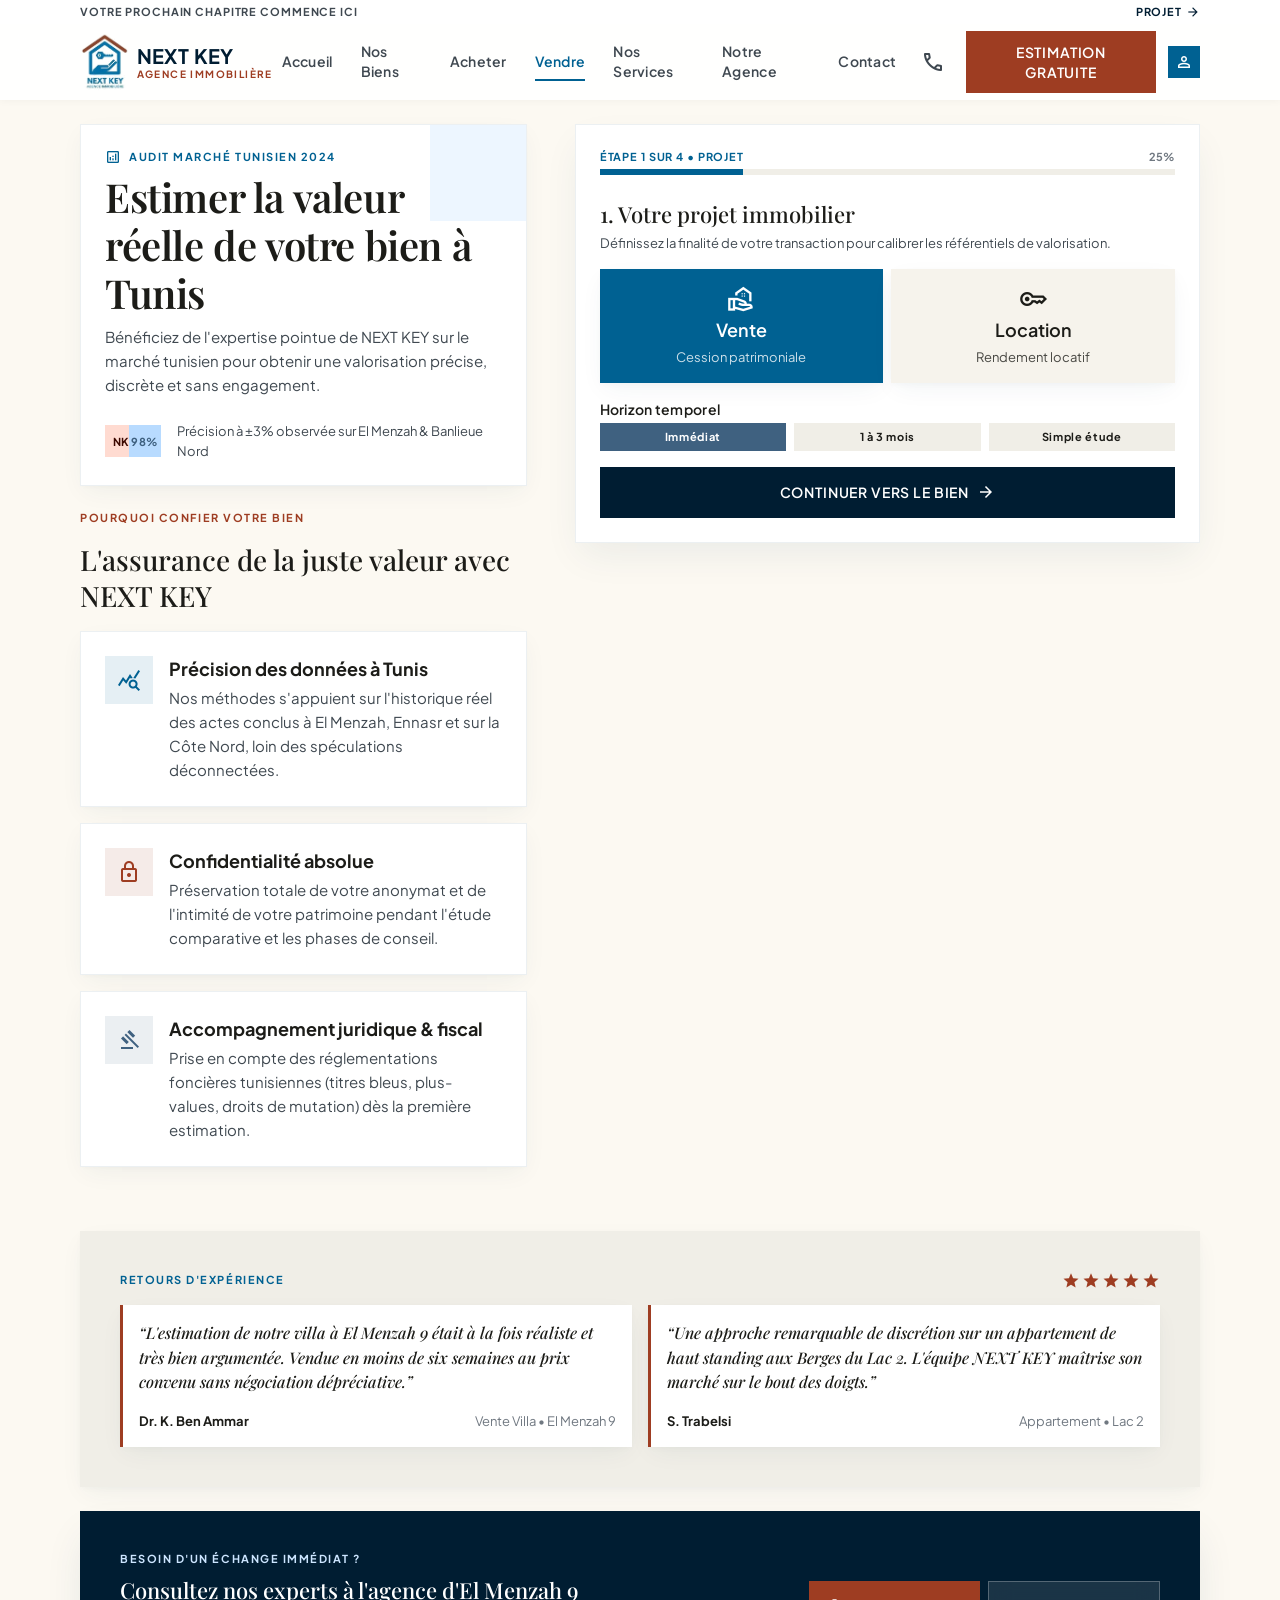
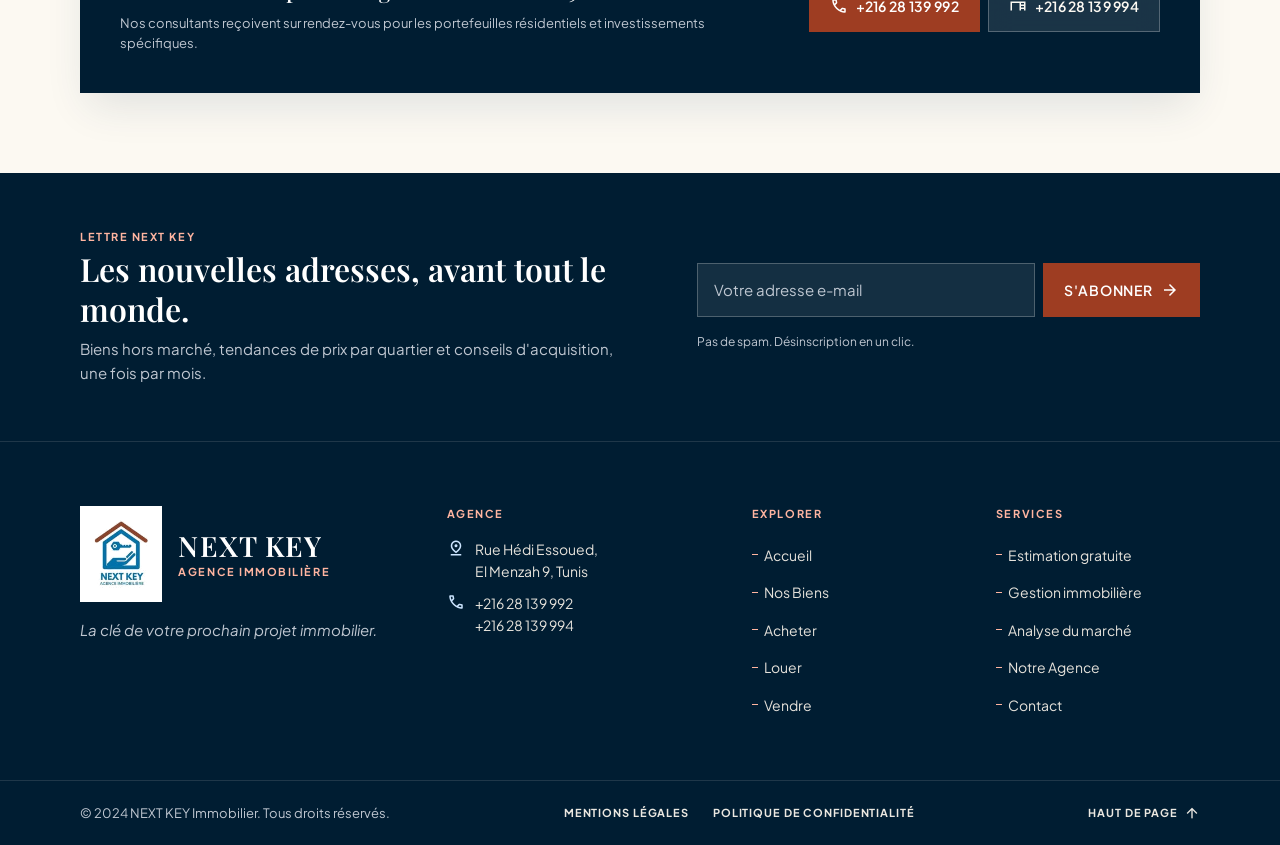
<file: estimation.html>
<!DOCTYPE html>
<html lang="fr">
<head>
<meta charset="utf-8">
<meta name="viewport" content="width=device-width, initial-scale=1, viewport-fit=cover">
<title>Estimation gratuite de votre bien à Tunis — NEXT KEY</title>
<meta name="description" content="Obtenez une estimation précise, discrète et sans engagement de votre bien à Tunis avec les experts NEXT KEY.">
<meta name="theme-color" content="#001d32">
<link rel="preconnect" href="https://fonts.googleapis.com">
<link rel="preconnect" href="https://fonts.gstatic.com" crossorigin>
<link rel="stylesheet" href="https://fonts.googleapis.com/css2?family=Playfair+Display:ital,wght@0,400..700;1,400..700&family=Plus+Jakarta+Sans:wght@300..800&display=swap">
<link rel="stylesheet" href="https://fonts.googleapis.com/css2?family=Material+Symbols+Outlined:opsz,wght,FILL,GRAD@20..48,100..700,0..1,-50..200&display=swap">
<link rel="icon" type="image/png" href="assets/logo.png">
<link rel="stylesheet" href="assets/css/style.css">
</head>
<body>
<a class="sr-only" href="#contenu">Aller au contenu</a>
<header class="site-header">
  <div class="topstrip"><div class="container"><span>Votre prochain chapitre commence ici</span><a href="estimation.html">PROJET<span class="ms s14">arrow_forward</span></a></div></div>
  <div class="container mainbar">
    <a class="brand" href="index.html" aria-label="NEXT KEY — accueil"><img alt="Logo NEXT KEY" src="assets/logo.png"><span class="brand-txt"><b>NEXT KEY</b><small>Agence immobilière</small></span></a>
    <nav class="desk-nav" aria-label="Navigation principale"><a href="index.html">Accueil</a><a href="biens.html">Nos Biens</a><a href="biens.html?op=vente">Acheter</a><a href="estimation.html" aria-current="page">Vendre</a><a href="index.html#services">Nos Services</a><a href="index.html#agence">Notre Agence</a><a href="index.html#contact">Contact</a></nav>
    <div class="bar-actions">
      <a class="icon-btn" aria-label="Appeler NEXT KEY" href="tel:+21628139992"><span class="ms s24">call</span></a>
      <a class="btn btn-accent btn-sm desk-only" href="estimation.html">Estimation gratuite</a>
      <span class="avatar" aria-hidden="true"><span class="ms s18">person</span></span>
      <button class="icon-btn burger" data-drawer type="button" aria-label="Ouvrir le menu"><span class="ms s24" style="color:var(--on-surface)">menu</span></button>
    </div>
  </div>
</header>
<div class="drawer" id="drawer">
  <div class="drawer-panel">
    <div>
      <div class="drawer-top"><a class="brand" href="index.html"><img alt="Logo NEXT KEY" src="assets/logo.png"><span class="brand-txt"><b>NEXT KEY</b><small>Agence immobilière</small></span></a><button class="icon-btn" data-drawer type="button" aria-label="Fermer le menu"><span class="ms s24" style="color:var(--on-surface)">close</span></button></div>
      <nav aria-label="Menu mobile"><a href="index.html">Accueil</a><a href="biens.html">Nos Biens</a><a href="biens.html?op=vente">Acheter</a><a href="estimation.html" aria-current="page">Vendre</a><a href="index.html#services">Nos Services</a><a href="index.html#agence">Notre Agence</a><a href="index.html#contact">Contact</a></nav>
    </div>
    <div class="drawer-foot">
      <a class="btn btn-accent btn-block" href="estimation.html">Estimation gratuite</a>
      <div><p><b>NEXT KEY Tunis</b></p><p>El Menzah 9, Tunis</p><p>+216 28 139 992</p></div>
    </div>
  </div>
</div>
<main id="contenu">

<div class="container" style="padding-top:1.5rem">
  <div class="est">
    <div class="left">
      <div class="intro"><div class="eyebrow"><span class="ms s16">analytics</span><span>Audit Marché Tunisien 2024</span></div>
        <h1 class="h-lg" style="margin-bottom:.5rem">Estimer la valeur réelle de votre bien à Tunis</h1>
        <p class="muted">Bénéficiez de l'expertise pointue de NEXT KEY sur le marché tunisien pour obtenir une valorisation précise, discrète et sans engagement.</p>
        <div class="proof"><div class="tags"><span class="t1">NK</span><span class="t2">98%</span></div><p class="body-sm muted">Précision à ±3% observée sur El Menzah &amp; Banlieue Nord</p></div></div>
      <div class="why"><div class="eyebrow c-tertiary">Pourquoi confier votre bien</div><h2 class="h-md">L'assurance de la juste valeur avec NEXT KEY</h2><div class="item"><div class="ico lg prim"><span class="ms s24">query_stats</span></div><div><h3>Précision des données à Tunis</h3><p>Nos méthodes s'appuient sur l'historique réel des actes conclus à El Menzah, Ennasr et sur la Côte Nord, loin des spéculations déconnectées.</p></div></div><div class="item"><div class="ico lg tert"><span class="ms s24">lock</span></div><div><h3>Confidentialité absolue</h3><p>Préservation totale de votre anonymat et de l'intimité de votre patrimoine pendant l'étude comparative et les phases de conseil.</p></div></div><div class="item"><div class="ico lg sec"><span class="ms s24">gavel</span></div><div><h3>Accompagnement juridique &amp; fiscal</h3><p>Prise en compte des réglementations foncières tunisiennes (titres bleus, plus-values, droits de mutation) dès la première estimation.</p></div></div></div>
    </div>

    <div class="wizard">
      <div class="prog-head"><b id="step-indicator">Étape 1 sur 4 • Projet</b><span id="progress-percent">25%</span></div>
      <div class="bar" role="progressbar" aria-label="Progression"><i id="progress-bar"></i></div>
      <form id="estimation-form">
        <div class="step-pane" id="step-1">
          <div><h2>1. Votre projet immobilier</h2><p class="sub">Définissez la finalité de votre transaction pour calibrer les référentiels de valorisation.</p></div>
          <div class="opts c2"><label class="opt big"><input class="sr-only" type="radio" name="project_type" value="vente" checked><div><span class="ms s28">real_estate_agent</span><span class="title" style="font-weight:600">Vente</span><small>Cession patrimoniale</small></div></label><label class="opt big"><input class="sr-only" type="radio" name="project_type" value="location"><div><span class="ms s28">key</span><span class="title" style="font-weight:600">Location</span><small>Rendement locatif</small></div></label></div>
          <div><span class="qlabel">Horizon temporel</span><div class="opts c3"><label class="opt chip tl"><input class="sr-only" type="radio" name="timeline" value="urgent" checked><div><span>Immédiat</span></div></label><label class="opt chip tl"><input class="sr-only" type="radio" name="timeline" value="medium"><div><span>1 à 3 mois</span></div></label><label class="opt chip tl"><input class="sr-only" type="radio" name="timeline" value="later"><div><span>Simple étude</span></div></label></div></div>
          <button class="btn btn-navy btn-block" data-go="2" type="button"><span>Continuer vers le bien</span><span class="ms s18">arrow_forward</span></button>
        </div>

        <div class="step-pane hidden" id="step-2">
          <div><h2>2. Typologie &amp; Emplacement</h2><p class="sub">L'écrin géographique conditionne la rareté et la dynamique des prix au m².</p></div>
          <div><span class="qlabel">Type de propriété</span><div class="opts c2">
            <label class="opt row"><input class="sr-only" type="radio" name="property_type" value="villa" checked><div><span class="ms s20">villa</span><span>Villa</span></div></label><label class="opt row"><input class="sr-only" type="radio" name="property_type" value="appartement"><div><span class="ms s20">apartment</span><span>Appartement</span></div></label><label class="opt row"><input class="sr-only" type="radio" name="property_type" value="terrain"><div><span class="ms s20">landscape</span><span>Terrain</span></div></label><label class="opt row"><input class="sr-only" type="radio" name="property_type" value="immeuble"><div><span class="ms s20">corporate_fare</span><span>Immeuble</span></div></label><label class="opt row wide"><input class="sr-only" type="radio" name="property_type" value="commercial"><div><span class="ms s20">storefront</span><span>Local commercial / Bureaux</span></div></label></div></div>
          <div><label class="qlabel" for="property-zone">Zone de Tunis</label><div class="field" style="padding:.25rem 1rem"><div class="row"><select id="property-zone" style="padding-block:.5rem">
            <option value="menzah9">El Menzah 9 (Notre pôle expert)</option><option value="marsa">La Marsa / Gammarth</option><option value="carthage">Carthage / Sidi Bou Saïd</option><option value="ennasr">Ennasr 1 &amp; 2</option><option value="lac">Berges du Lac 1 &amp; 2</option><option value="jardins_carthage">Les Jardins de Carthage</option><option value="manar">El Manar 1 &amp; 2</option><option value="autre">Autre secteur du Grand Tunis</option></select><span class="ms">expand_more</span></div></div></div>
          <div class="nav-row"><button class="btn btn-neutral back" data-go="1" type="button">Retour</button><button class="btn btn-navy next" data-go="3" type="button"><span>Caractéristiques</span><span class="ms s18">arrow_forward</span></button></div>
        </div>

        <div class="step-pane hidden" id="step-3">
          <div><h2>3. Spécificités &amp; État</h2><p class="sub">Précisez les volumes architecturaux pour affiner la cote métrique.</p></div>
          <div><div class="surface-row"><label class="qlabel" for="surface-range" style="margin:0">Surface couverte</label><b><span id="surface-val">220</span> m²</b></div>
            <input id="surface-range" type="range" min="40" max="900" step="10" value="220"><div class="range-scale"><span>40 m²</span><span>450 m²</span><span>900+ m²</span></div></div>
          <div class="opts c2" style="align-items:start">
            <div><span class="qlabel">Pièces / Chambres</span><div class="stepper"><button data-rooms="-1" type="button" aria-label="Moins">-</button><b id="rooms-display">3 ch.</b><button data-rooms="1" type="button" aria-label="Plus">+</button></div></div>
            <div><label class="qlabel" for="construct-year">Année de réalisation</label><div class="field" style="padding:.25rem .75rem"><select id="construct-year" style="font-size:13px;padding-block:.5rem"><option>Après 2020 (Neuf)</option><option>2010 - 2019</option><option>2000 - 2009</option><option>Avant 2000</option></select></div></div></div>
          <div><span class="qlabel">État global</span><div class="opts c3"><label class="opt chip st"><input class="sr-only" type="radio" name="state" value="neuf"><div><span>Neuf / Récent</span></div></label><label class="opt chip st"><input class="sr-only" type="radio" name="state" value="tbe" checked><div><span>Très bon état</span></div></label><label class="opt chip st"><input class="sr-only" type="radio" name="state" value="renover"><div><span>À rénover</span></div></label></div></div>
          <div><span class="qlabel">Prestations valorisantes</span><div style="display:flex;flex-wrap:wrap;gap:.25rem">
            <label class="opt perk"><input class="sr-only" type="checkbox" name="perk" value="piscine"><div><span class="ms s16">pool</span><span>Piscine</span></div></label><label class="opt perk"><input class="sr-only" type="checkbox" name="perk" value="vue" checked><div><span class="ms s16">visibility</span><span>Vue dégagée</span></div></label><label class="opt perk"><input class="sr-only" type="checkbox" name="perk" value="ascenseur"><div><span class="ms s16">elevator</span><span>Ascenseur</span></div></label><label class="opt perk"><input class="sr-only" type="checkbox" name="perk" value="garage"><div><span class="ms s16">garage</span><span>Abri voitures</span></div></label></div></div>
          <div class="nav-row"><button class="btn btn-neutral back" data-go="2" type="button">Retour</button><button class="btn btn-navy next" data-go="4" type="button"><span>Finaliser le dossier</span><span class="ms s18">arrow_forward</span></button></div>
        </div>

        <div class="step-pane hidden" id="step-4">
          <div><h2>4. Réception de l'étude</h2><p class="sub">Indiquez où adresser la synthèse d'analyse comparative de NEXT KEY.</p></div>
          <div class="stack" style="gap:.5rem">
            <div><label class="qlabel" for="contact-name">Nom complet</label><div class="icon-field"><span class="ms">person</span><input id="contact-name" placeholder="Ex: Mehdi Ben Salem" required type="text" autocomplete="name"></div></div>
            <div><label class="qlabel" for="contact-phone">Numéro de contact direct</label><div class="icon-field"><b>+216</b><input id="contact-phone" placeholder="28 139 992" required type="tel" autocomplete="tel-national"></div></div>
            <div><label class="qlabel" for="contact-email">Adresse e-mail sécurisée</label><div class="icon-field"><span class="ms">mail</span><input id="contact-email" placeholder="proprietaire@domaine.tn" required type="email" autocomplete="email"></div></div></div>
          <div class="transp"><span class="ms">verified_user</span><p><strong>Note de transparence :</strong> Cette pré-estimation est indicative. Un expert NEXT KEY vous contactera sous 24h pour affiner l'analyse sur place.</p></div>
          <div class="nav-row"><button class="btn btn-neutral back sm" data-go="3" type="button">Retour</button><button class="btn btn-accent next" type="submit" style="font-size:12px">DEMANDER MON ESTIMATION PERSONNALISÉE →</button></div>
        </div>

        <div class="success hidden" id="step-success" role="status">
          <div class="ok"><span class="ms">check_circle</span></div>
          <h2 class="h-sm">Demande enregistrée</h2>
          <p class="muted">Votre dossier d'estimation a été assigné au bureau NEXT KEY El Menzah 9. Un conseiller spécialisé étudie actuellement les dernières transactions notariées de votre périmètre.</p>
          <div class="recap"><div><span>Référence dossier :</span><b>NK-EST-2024-912</b></div><div><span>Délai d'appel :</span><b class="c-primary">Moins de 24h ouvrées</b></div></div>
          <button class="btn btn-neutral btn-sm" id="reset-form" type="button">Effectuer une nouvelle simulation</button>
        </div>
      </form>
    </div>
  </div>

  <section style="padding-top:4rem">
    <div class="testis"><div class="hd"><span class="eyebrow c-primary">Retours d'expérience</span><div class="stars"><span class="ms s18 fill">star</span><span class="ms s18 fill">star</span><span class="ms s18 fill">star</span><span class="ms s18 fill">star</span><span class="ms s18 fill">star</span></div></div>
      <div class="list">
        <blockquote>“L'estimation de notre villa à El Menzah 9 était à la fois réaliste et très bien argumentée. Vendue en moins de six semaines au prix convenu sans négociation dépréciative.”<footer><b>Dr. K. Ben Ammar</b><span>Vente Villa • El Menzah 9</span></footer></blockquote>
        <blockquote>“Une approche remarquable de discrétion sur un appartement de haut standing aux Berges du Lac 2. L'équipe NEXT KEY maîtrise son marché sur le bout des doigts.”<footer><b>S. Trabelsi</b><span>Appartement • Lac 2</span></footer></blockquote>
      </div></div>
  </section>

  <section style="padding-top:1.5rem">
    <div class="cta-dark"><div class="txt"><span class="eyebrow">Besoin d'un échange immédiat ?</span><h2 class="h-sm" style="color:#fff">Consultez nos experts à l'agence d'El Menzah 9</h2>
      <p class="body-sm">Nos consultants reçoivent sur rendez-vous pour les portefeuilles résidentiels et investissements spécifiques.</p></div>
      <div class="btns"><a class="btn btn-accent" href="tel:+21628139992"><span class="ms s18">call</span><span>+216 28 139 992</span></a><a class="btn btn-glass" href="tel:+21628139994"><span class="ms s18">desk</span><span>+216 28 139 994</span></a></div></div>
  </section>
</div>

</main>
<footer class="footer">
  <section class="f-news" aria-labelledby="news-title"><div class="container">
    <div><div class="eyebrow">Lettre NEXT KEY</div><h2 id="news-title">Les nouvelles adresses, avant tout le monde.</h2>
      <p>Biens hors marché, tendances de prix par quartier et conseils d'acquisition, une fois par mois.</p></div>
    <form class="news-form" id="news-form">
      <div class="news-row"><label class="sr-only" for="news-email">Adresse e-mail</label><input id="news-email" type="email" placeholder="Votre adresse e-mail" required autocomplete="email"><button class="btn btn-accent" type="submit"><span>S'abonner</span><span class="ms s18">arrow_forward</span></button></div>
      <p class="news-note" id="news-note">Pas de spam. Désinscription en un clic.</p>
      <p class="news-ok hidden" id="news-ok" role="status">Merci ! Votre inscription est bien prise en compte.</p>
    </form>
  </div></section>

  <div class="container f-main">
    <div class="f-brand"><a class="f-id" href="index.html" aria-label="NEXT KEY — accueil"><span class="f-logo"><img alt="Logo NEXT KEY" src="assets/logo.png"></span><span class="f-name"><b>NEXT KEY</b><small>Agence immobilière</small></span></a>
      <p>La clé de votre prochain projet immobilier.</p></div>
    <div class="f-col"><h3>Agence</h3>
      <ul class="f-contact">
        <li><span class="ms s18">pin_drop</span><address>Rue Hédi Essoued,<br>El Menzah 9, Tunis</address></li>
        <li><span class="ms s18">call</span><span><a href="tel:+21628139992">+216 28 139 992</a><br><a href="tel:+21628139994">+216 28 139 994</a></span></li>
      </ul></div>
    <div class="f-col"><h3>Explorer</h3>
      <ul class="f-links"><li><a href="index.html">Accueil</a></li><li><a href="biens.html">Nos Biens</a></li><li><a href="biens.html?op=vente">Acheter</a></li><li><a href="biens.html?op=location">Louer</a></li><li><a href="estimation.html">Vendre</a></li></ul></div>
    <div class="f-col"><h3>Services</h3>
      <ul class="f-links"><li><a href="estimation.html">Estimation gratuite</a></li><li><a href="index.html#services">Gestion immobilière</a></li><li><a href="index.html#services">Analyse du marché</a></li><li><a href="index.html#agence">Notre Agence</a></li><li><a href="index.html#contact">Contact</a></li></ul></div>
  </div>

  <div class="f-legal"><div class="container">
    <p>© 2024 NEXT KEY Immobilier. Tous droits réservés.</p>
    <nav aria-label="Informations légales"><a href="#">Mentions légales</a><a href="#">Politique de confidentialité</a></nav>
    <a class="top" href="#contenu">Haut de page <span class="ms s16">arrow_upward</span></a>
  </div></div>
</footer>
<nav class="tabbar" aria-label="Navigation rapide"><div><a class="" href="index.html"><span class="ms s22">roofing</span><span>Accueil</span></a><a class="" href="biens.html"><span class="ms s22">apartment</span><span>Biens</span></a><a class="call" href="tel:+21628139992"><span class="ms s22">call</span><span>Appel</span></a><a class="" href="estimation.html" aria-current="page"><span class="ms s22">calculate</span><span>Estimation</span></a><a class="" href="index.html#agence"><span class="ms s22">domain</span><span>Agence</span></a></div></nav>
<script src="assets/js/app.js"></script>
</body>
</html>
</file>
<file: assets/css/style.css>
/* NEXT KEY — Mediterranean Architectural Editorial
   Règle de design : AUCUNE bordure arrondie (tout est carré). */

:root{
  --primary:#006192; --primary-container:#007bb8; --on-primary:#fff; --primary-fixed:#cce5ff;
  --navy:#001d32; --navy-2:#001e31; --secondary:#3f6180; --secondary-container:#b8dbff; --on-secondary-container:#3e607f;
  --secondary-fixed:#cde5ff; --secondary-fixed-dim:#a7caed;
  --tertiary:#9e3d22; --tertiary-container:#be5437; --tertiary-fixed:#ffdbd1; --tertiary-fixed-dim:#ffb5a1;
  --surface:#fcf9f2; --white:#fff; --s-low:#f6f3ec; --s:#f0eee7; --s-high:#ebe8e1; --s-highest:#e5e2db;
  --on-surface:#1c1c18; --on-surface-variant:#3f4850; --outline:#707881; --outline-variant:#bfc7d1;
  --inverse-surface:#31312c; --inverse-on-surface:#f3f0e9;
  --hair:1px solid rgba(23,61,90,.08);
  --sh-rest:0 8px 24px -4px rgba(23,61,90,.06),0 2px 6px -1px rgba(23,61,90,.03);
  --sh-hover:0 16px 36px -6px rgba(23,61,90,.10),0 4px 12px -2px rgba(23,61,90,.04);
  --sh-float:0 20px 40px -8px rgba(23,61,90,.12);
  --margin:1.5rem; --gutter:1rem;
  --serif:'Playfair Display',Georgia,serif; --sans:'Plus Jakarta Sans',system-ui,sans-serif;
}
@media(min-width:768px){:root{--margin:3rem;--gutter:1.5rem}}
@media(min-width:1024px){:root{--margin:5rem;--gutter:2.5rem}}

/* Tout est carré, sans exception */
*,*::before,*::after{box-sizing:border-box;border-radius:0!important}
html{scroll-behavior:smooth;scroll-padding-top:7rem;-webkit-text-size-adjust:100%}
body{margin:0;background:var(--surface);color:var(--on-surface);font:400 15px/24px var(--sans);-webkit-font-smoothing:antialiased;min-height:100vh;display:flex;flex-direction:column;padding-bottom:4rem}
@media(min-width:1024px){body{padding-bottom:0}}
img{display:block;max-width:100%}
a{color:inherit;text-decoration:none}
button,input,select,textarea{font:inherit;color:inherit}
button{cursor:pointer;background:none;border:0;padding:0}
h1,h2,h3,h4,p{margin:0}
.sr-only{position:absolute;width:1px;height:1px;overflow:hidden;clip:rect(0 0 0 0);white-space:nowrap}
.hidden{display:none!important}
.container{width:100%;max-width:1380px;margin-inline:auto;padding-inline:var(--margin)}
main{flex:1}

/* Icônes */
.ms{font-family:'Material Symbols Outlined';font-weight:400;font-style:normal;font-size:20px;line-height:1;display:inline-block;letter-spacing:normal;text-transform:none;white-space:nowrap;direction:ltr;font-feature-settings:'liga';-webkit-font-feature-settings:'liga';font-variation-settings:'FILL' 0,'wght' 400,'GRAD' 0,'opsz' 24;user-select:none;flex-shrink:0}
.ms.fill{font-variation-settings:'FILL' 1,'wght' 400,'GRAD' 0,'opsz' 24}
.ms.s14{font-size:14px}.ms.s16{font-size:16px}.ms.s18{font-size:18px}.ms.s22{font-size:22px}.ms.s24{font-size:24px}.ms.s28{font-size:28px}

/* Typo */
.t-display{font:600 clamp(32px,6vw,56px)/1.15 var(--serif);letter-spacing:-.02em}
.h-lg{font:600 clamp(28px,4vw,40px)/1.2 var(--serif);letter-spacing:-.01em}
.h-md{font:500 clamp(24px,3vw,28px)/1.3 var(--serif)}
.h-sm{font:500 22px/30px var(--serif)}
.title{font:600 18px/26px var(--sans)}
.body-lg{font:400 18px/28px var(--sans)}
.body-sm{font:400 13px/20px var(--sans)}
.label-lg{font:600 14px/20px var(--sans);letter-spacing:.02em}
.label-sm{font:700 11px/16px var(--sans);letter-spacing:.08em}
.upper{text-transform:uppercase}
.muted{color:var(--on-surface-variant)}
.eyebrow{font:700 11px/16px var(--sans);letter-spacing:.14em;text-transform:uppercase;display:flex;align-items:center;gap:.5rem}
.eyebrow.dot::before{content:"";width:6px;height:6px;background:var(--tertiary)}
.c-tertiary{color:var(--tertiary)}.c-primary{color:var(--primary)}

/* Boutons */
.btn{display:inline-flex;align-items:center;justify-content:center;gap:.5rem;padding:.9rem 1.25rem;font:600 14px/20px var(--sans);letter-spacing:.06em;text-transform:uppercase;text-align:center;transition:background .2s,color .2s,box-shadow .2s;border:1.5px solid transparent}
.btn-block{width:100%}
.btn-primary{background:var(--primary);color:var(--on-primary)}.btn-primary:hover{background:var(--primary-container)}
.btn-navy{background:var(--navy);color:#fff}.btn-navy:hover{background:var(--secondary)}
.btn-accent{background:var(--tertiary);color:#fff}.btn-accent:hover{background:var(--tertiary-container)}
.btn-soft{background:var(--s-low);color:var(--navy);text-transform:none;letter-spacing:.02em}.btn-soft:hover{background:var(--secondary-container)}
.btn-white{background:#fff;color:var(--navy);text-transform:none;letter-spacing:.02em;box-shadow:var(--sh-rest)}.btn-white:hover{background:var(--s-high)}
.btn-glass{background:rgba(255,255,255,.15);color:var(--surface);backdrop-filter:blur(12px);border-color:rgba(255,255,255,.25)}.btn-glass:hover{background:rgba(255,255,255,.25)}
.btn-ghost{border-color:var(--navy);color:var(--navy)}.btn-ghost:hover{background:var(--navy);color:#fff}
.btn-sm{padding:.6rem 1rem}
.link-arrow{display:inline-flex;align-items:center;gap:.5rem;font:600 14px/20px var(--sans);letter-spacing:.02em;color:var(--primary);transition:color .2s}
.link-arrow:hover{color:var(--primary-container)}
.link-arrow .ms{transition:transform .2s}.link-arrow:hover .ms{transform:translateX(4px)}
.icon-btn{width:44px;height:44px;display:inline-flex;align-items:center;justify-content:center;color:var(--on-surface-variant);transition:color .2s}
.icon-btn:hover{color:var(--primary)}
.sq{width:36px;height:36px;display:inline-flex;align-items:center;justify-content:center;background:rgba(255,255,255,.85);backdrop-filter:blur(8px);box-shadow:var(--sh-rest);color:var(--navy);transition:color .2s}
.sq:hover,.sq.on{color:var(--tertiary)}

/* Badges (carrés) */
.badge{display:inline-flex;align-items:center;gap:.25rem;padding:.25rem .75rem;font:700 11px/16px var(--sans);letter-spacing:.08em;text-transform:uppercase;color:#fff;box-shadow:0 1px 3px rgba(0,0,0,.12)}
.badge-sale{background:var(--tertiary)}.badge-rent{background:var(--primary)}.badge-navy{background:var(--navy)}
.badge-soft{background:var(--s-highest);color:var(--on-surface-variant);text-transform:none;letter-spacing:.04em}

/* ========== Header ========== */
.site-header{position:sticky;top:0;z-index:50;background:rgba(255,255,255,.92);backdrop-filter:blur(20px);-webkit-backdrop-filter:blur(20px);box-shadow:0 1px 8px rgba(0,0,0,.04)}
.topstrip{background:#fff}
.topstrip .container{display:flex;align-items:center;justify-content:space-between;gap:1rem;padding-block:.25rem}
.topstrip .container>span{font:700 11px/16px var(--sans);letter-spacing:.08em;text-transform:uppercase;color:var(--on-surface-variant);white-space:nowrap;overflow:hidden;text-overflow:ellipsis}
.topstrip a{display:flex;align-items:center;gap:.25rem;font:700 11px/16px var(--sans);letter-spacing:.08em;color:var(--navy);flex-shrink:0}
.topstrip a:hover{color:var(--primary)}
.mainbar{height:76px;display:flex;align-items:center;justify-content:space-between;gap:1rem}
.brand{display:flex;align-items:center;gap:.5rem}
.brand img{height:60px;width:auto;object-fit:contain}
.brand{min-width:0}
.brand-txt{display:flex;flex-direction:column;gap:3px;white-space:nowrap}
.brand-txt b{font:700 20px/1 var(--sans);letter-spacing:.02em;color:var(--navy)}
.brand-txt small{font:700 10px/1 var(--sans);letter-spacing:.14em;text-transform:uppercase;color:var(--tertiary)}
@media(max-width:380px){.brand-txt small{display:none}.brand img{height:52px}}
.desk-nav{display:none;gap:1.75rem;align-items:center}
.desk-nav a{font:600 14px/20px var(--sans);letter-spacing:.02em;color:var(--on-surface-variant);padding:.5rem 0;border-bottom:2px solid transparent;transition:color .2s,border-color .2s}
.desk-nav a:hover{color:var(--primary)}
.desk-nav a[aria-current=page]{color:var(--primary);border-color:var(--primary)}
.bar-actions{display:flex;align-items:center;gap:.25rem}
.avatar{width:32px;height:32px;background:var(--primary);color:#fff;display:inline-flex;align-items:center;justify-content:center;flex-shrink:0}
.desk-only{display:none}
@media(min-width:1024px){.desk-nav{display:flex}.desk-only{display:inline-flex}.burger{display:none}.bar-actions{gap:.75rem}}

/* Tiroir mobile */
.drawer{position:fixed;inset:0;z-index:60;background:rgba(49,49,44,.4);backdrop-filter:blur(4px);opacity:0;pointer-events:none;transition:opacity .3s}
.drawer.open{opacity:1;pointer-events:auto}
.drawer-panel{position:absolute;right:0;top:0;bottom:0;width:80%;max-width:24rem;background:#fff;padding:1.5rem;display:flex;flex-direction:column;justify-content:space-between;box-shadow:var(--sh-float);transform:translateX(100%);transition:transform .3s;overflow-y:auto}
.drawer.open .drawer-panel{transform:none}
.drawer-top{display:flex;align-items:center;justify-content:space-between;padding-bottom:1.5rem}
.drawer-top img{height:56px;width:auto}
.drawer nav{display:flex;flex-direction:column;gap:.5rem;padding-block:1rem}
.drawer nav a{font:600 18px/26px var(--sans);padding:.5rem 0;color:var(--on-surface-variant);transition:color .2s}
.drawer nav a:hover{color:var(--primary)}
.drawer nav a[aria-current=page]{color:var(--primary);font-weight:700}
.drawer-foot{display:flex;flex-direction:column;gap:1rem;padding-top:1.5rem}
.drawer-foot p{font-size:13px;line-height:20px;color:var(--on-surface-variant)}
.drawer-foot p b{color:var(--on-surface)}

/* Barre d'onglets mobile */
.tabbar{position:fixed;bottom:0;left:0;right:0;z-index:50;background:rgba(255,255,255,.92);backdrop-filter:blur(20px);box-shadow:0 -4px 20px rgba(0,0,0,.06);padding-bottom:env(safe-area-inset-bottom,0)}
.tabbar div{height:64px;display:flex;align-items:center;justify-content:space-around;padding-inline:1rem}
.tabbar a{display:flex;flex-direction:column;align-items:center;justify-content:center;min-width:56px;min-height:44px;color:var(--on-surface-variant);transition:color .2s}
.tabbar a span:last-child{font:700 11px/16px var(--sans);margin-top:2px;letter-spacing:.02em}
.tabbar a:hover{color:var(--primary)}
.tabbar a.call{color:var(--tertiary)}
.tabbar a[aria-current=page]{color:var(--primary)}
@media(min-width:1024px){.tabbar{display:none}}

/* ========== Accueil — Hero ========== */
.hero{position:relative;background:var(--navy);overflow:hidden}
.hero-media{position:relative;height:560px}
.hero-media img{width:100%;height:100%;object-fit:cover}
.hero-media::after{content:"";position:absolute;inset:0;background:linear-gradient(to top,var(--navy) 0%,rgba(0,29,50,.55) 45%,rgba(0,29,50,.25) 100%)}
.hero-copy{position:absolute;inset:0;z-index:2;display:flex;flex-direction:column;justify-content:flex-end;padding-bottom:3.5rem}
.hero-copy .inner{max-width:44rem}
.hero .eyebrow{color:var(--s-highest);margin-bottom:.5rem}
.hero .eyebrow::before{content:"";width:8px;height:8px;background:var(--tertiary)}
.hero h1{color:var(--surface);margin-bottom:.75rem}
.hero h1 em{font-style:italic;font-weight:400;color:var(--secondary-fixed)}
.hero p.lead{color:var(--s-high);margin-bottom:1.5rem;max-width:36rem}
.hero-cta{display:flex;flex-direction:column;gap:.5rem}
@media(min-width:640px){.hero-cta{flex-direction:row}}
@media(min-width:1024px){.hero-media{height:680px}.hero-copy{padding-bottom:7rem}.hero p.lead{font-size:18px;line-height:28px}}

/* Module de recherche */
.search-wrap{margin-top:-1.5rem;position:relative;z-index:20}
.search{background:#fff;padding:1rem;box-shadow:var(--sh-float);border:var(--hair);display:flex;flex-direction:column;gap:1rem}
.seg{display:flex;background:var(--s-low);padding:4px;gap:4px}
.seg button{flex:1;padding:.5rem 1rem;font:600 14px/20px var(--sans);text-align:center;color:var(--on-surface-variant);transition:all .2s}
.seg button:hover{color:var(--on-surface)}
.seg button.on{background:var(--navy);color:#fff;font-weight:700;box-shadow:0 1px 2px rgba(0,0,0,.1)}
.search-fields{display:flex;flex-direction:column;gap:.5rem}
.field{display:flex;flex-direction:column;background:var(--s-low);padding:.625rem 1rem;min-width:0}
.field label,.field .lbl{font:700 11px/16px var(--sans);letter-spacing:.08em;text-transform:uppercase;color:var(--on-surface-variant)}
.field .row{display:flex;align-items:center;justify-content:space-between;margin-top:2px;position:relative}
.field select,.field input:not([type=range]),.field textarea{background:transparent;border:0;outline:0;width:100%;font:600 15px/24px var(--sans);appearance:none;-webkit-appearance:none;cursor:pointer;padding:0}
.field input:not([type=range]),.field textarea{font-weight:400;cursor:text;margin-top:4px}
.field textarea{resize:none}
.field .row .ms{color:var(--outline);pointer-events:none;position:absolute;right:0}
.field .row select{padding-right:1.75rem}
.field:focus-within{background:var(--s);box-shadow:inset 0 -2px 0 var(--primary)}
.budget-head{display:flex;justify-content:space-between;align-items:center;gap:.5rem}
.budget-head b{font:700 14px/20px var(--sans);color:var(--primary)}
input[type=range]{-webkit-appearance:none;appearance:none;width:100%;height:6px;background:var(--s-high);margin:.6rem 0 .2rem;cursor:pointer;outline:0}
input[type=range]::-webkit-slider-thumb{-webkit-appearance:none;width:16px;height:22px;background:var(--primary);border:0}
input[type=range]::-moz-range-thumb{width:16px;height:22px;background:var(--primary);border:0}
@media(min-width:1024px){
  .search-wrap{margin-top:-4rem}
  .search{padding:1.5rem 2rem;gap:1.25rem}
  .seg{align-self:flex-start;min-width:20rem}
  .search-fields{flex-direction:row;align-items:stretch;gap:0}
  .search-fields .field{flex:1;background:#fff;padding:.25rem 1.5rem;border-left:1px solid #e5e0d5;justify-content:center}
  .search-fields .field:first-child{border-left:0;padding-left:0}
  .search-fields .field:focus-within{background:var(--s-low)}
  .search-fields .btn{flex:0 0 auto;margin-left:1.5rem}
}

/* ========== Sections ========== */
.section{padding-top:4rem}
.section-head{display:flex;flex-direction:column;gap:.25rem;margin-bottom:1.5rem;max-width:44rem}
.section-head.row{max-width:none}
.band{background:var(--s-low);margin-top:4rem;padding-block:2.5rem}
@media(min-width:1024px){.section{padding-top:6rem}.band{margin-top:6rem;padding-block:4.5rem}.section-head{margin-bottom:2.5rem}}
.head-split{display:flex;flex-direction:column;gap:1rem}
@media(min-width:768px){.head-split{flex-direction:row;align-items:flex-end;justify-content:space-between}}

/* Cartes biens */
.cards{display:grid;gap:1.5rem;grid-template-columns:1fr}
@media(min-width:768px){.cards{grid-template-columns:repeat(2,1fr)}}
@media(min-width:1024px){.cards.c3{grid-template-columns:repeat(3,1fr);gap:var(--gutter)}}
.prop{background:#fff;border:var(--hair);box-shadow:var(--sh-rest);display:flex;flex-direction:column;overflow:hidden;transition:box-shadow .3s}
.prop:hover{box-shadow:var(--sh-hover)}
.prop-img{position:relative;aspect-ratio:4/3;overflow:hidden;background:var(--s)}
.prop-img>img{width:100%;height:100%;object-fit:cover;transition:transform .5s}
.prop:hover .prop-img>img{transform:scale(1.05)}
.prop-img .tl{position:absolute;top:.75rem;left:.75rem;display:flex;flex-wrap:wrap;gap:.375rem;align-items:center}
.prop-img .tr{position:absolute;top:.75rem;right:.75rem}
.prop-img .bl{position:absolute;bottom:.75rem;left:.75rem;background:rgba(0,29,50,.9);color:#fff;padding:.25rem .75rem;font:700 11px/16px var(--sans);letter-spacing:.04em}
.prop-img .shade{position:absolute;inset:auto 0 0 0;height:4rem;background:linear-gradient(to top,rgba(0,29,50,.5),transparent);pointer-events:none}
.prop-img .cam{position:absolute;bottom:.75rem;left:.75rem;display:flex;align-items:center;gap:.25rem;color:#fff;font:700 11px/16px var(--sans)}
.prop-body{padding:1rem;display:flex;flex-direction:column;gap:.5rem;flex:1}
.prop.lg .prop-body{padding:1.5rem}
.price-row{display:flex;align-items:baseline;justify-content:space-between;gap:.5rem}
.price{font:700 18px/26px var(--sans);color:var(--navy)}
.prop.lg .price{color:var(--primary);letter-spacing:-.01em}
.price small{font:400 11px/16px var(--sans);letter-spacing:.04em;color:var(--on-surface-variant)}
.ref{font:700 11px/16px var(--sans);letter-spacing:.04em;color:var(--on-surface-variant)}
.prop h3{font:500 22px/1.3 var(--serif)}
.loc{display:flex;align-items:center;gap:.25rem;font-size:13px;line-height:20px;color:var(--on-surface-variant)}
.loc .ms{color:var(--tertiary)}
.specs{display:flex;align-items:center;flex-wrap:wrap;gap:.5rem 1rem;color:var(--on-surface-variant);font-size:13px;padding-top:.25rem}
.specs span{display:flex;align-items:center;gap:4px}
.specs .ms{color:var(--primary)}
.specs3{display:grid;grid-template-columns:repeat(3,1fr);gap:.5rem;padding:.5rem;margin-block:.25rem;background:var(--s-low);text-align:center}
.specs3 div{display:flex;flex-direction:column;align-items:center}
.specs3 .v{display:flex;align-items:center;gap:4px;font:700 14px/20px var(--sans);color:var(--navy)}
.specs3 .v .ms{color:var(--primary)}
.specs3 .k{font:700 11px/16px var(--sans);letter-spacing:.04em;color:var(--on-surface-variant)}
.prop .desc{font-size:13px;line-height:20px;color:var(--on-surface-variant);display:-webkit-box;-webkit-line-clamp:2;-webkit-box-orient:vertical;overflow:hidden}
.prop-foot{display:flex;align-items:center;justify-content:space-between;padding-top:.25rem;margin-top:auto}
.prop .btn-soft{margin-top:.25rem}
.call-sq{width:40px;height:40px;background:var(--s);display:flex;align-items:center;justify-content:center;transition:background .2s}
.call-sq:hover{background:var(--secondary-container)}

/* Agence */
.split{display:grid;gap:1.5rem}
@media(min-width:1024px){.split{grid-template-columns:5fr 7fr;gap:4rem;align-items:start}}
.stack{display:flex;flex-direction:column;gap:1rem}
.pillar{background:#fff;padding:1rem;display:flex;gap:1rem;align-items:flex-start;box-shadow:var(--sh-rest);border:var(--hair)}
.ico{width:40px;height:40px;background:var(--secondary-fixed);color:var(--navy);display:flex;align-items:center;justify-content:center;flex-shrink:0}
.ico.tert{background:rgba(158,61,34,.1);color:var(--tertiary)}
.ico.prim{background:rgba(0,97,146,.1);color:var(--primary)}
.ico.sec{background:rgba(63,97,128,.1);color:var(--secondary)}
.ico.lg{width:48px;height:48px}
.pillar h3,.panel h3.title{font:600 18px/26px var(--sans)}
.pillar p{font-size:13px;line-height:20px;color:var(--on-surface-variant);margin-top:2px}

/* Services */
.grid4{display:grid;gap:1rem;grid-template-columns:1fr}
@media(min-width:640px){.grid4{grid-template-columns:repeat(2,1fr)}}
@media(min-width:1024px){.grid4{grid-template-columns:repeat(4,1fr);gap:var(--gutter)}}
.service{background:#fff;padding:1.5rem;display:flex;flex-direction:column;gap:.25rem;box-shadow:var(--sh-rest);border:var(--hair);transition:box-shadow .3s,transform .3s}
.service:hover{box-shadow:var(--sh-hover);transform:translateY(-2px)}
.service .top{display:flex;align-items:center;justify-content:space-between}
.service .num{font:500 22px/30px var(--serif);color:var(--tertiary)}
.service .ms{color:var(--secondary)}
.service h3{margin-top:.25rem}
.service p{font-size:13px;line-height:22px;color:var(--on-surface-variant)}

/* Quartiers */
.districts{display:grid;gap:.5rem;grid-template-columns:repeat(2,1fr)}
@media(min-width:768px){.districts{grid-template-columns:repeat(3,1fr);gap:var(--gutter)}}
.district{position:relative;overflow:hidden;height:9rem;display:flex;flex-direction:column;justify-content:flex-end;padding:.75rem;box-shadow:var(--sh-rest)}
.district img{position:absolute;inset:0;width:100%;height:100%;object-fit:cover;transition:transform .6s}
.district:hover img{transform:scale(1.06)}
.district::after{content:"";position:absolute;inset:0;background:linear-gradient(to top,rgba(0,29,50,.85),rgba(0,29,50,.4) 55%,transparent)}
.district div{position:relative;z-index:2;display:flex;flex-direction:column;color:var(--surface)}
.district b{font:700 18px/26px var(--sans)}
.district small{font:700 11px/16px var(--sans);letter-spacing:.04em;color:var(--s-high)}
@media(min-width:768px){.district{height:15rem;padding:1.25rem}}

/* Étapes */
.steps{display:grid;gap:1.5rem}
@media(min-width:768px){.steps{grid-template-columns:repeat(3,1fr);gap:var(--gutter)}}
.step{display:flex;gap:1rem;align-items:flex-start}
.step .n{width:40px;height:40px;background:var(--navy);color:var(--surface);display:flex;align-items:center;justify-content:center;flex-shrink:0;font:500 18px/1 var(--serif)}
.step .n.accent{background:var(--tertiary);color:#fff}
.step p{font-size:13px;line-height:22px;color:var(--on-surface-variant);margin-top:4px}
@media(min-width:768px){.step{flex-direction:column;background:#fff;padding:1.5rem;box-shadow:var(--sh-rest);border:var(--hair)}}

/* Bannière estimation + témoignage */
.duo{display:grid;gap:1.5rem}
@media(min-width:1024px){.duo{grid-template-columns:1fr 1fr;gap:var(--gutter)}}
.banner{background:linear-gradient(135deg,var(--navy),var(--secondary));color:#fff;padding:1.5rem;display:flex;flex-direction:column;gap:1rem;box-shadow:var(--sh-hover);position:relative;overflow:hidden}
.banner>*{position:relative;z-index:1}
.banner .eyebrow{color:var(--tertiary-fixed-dim)}
.banner h2,.banner h3{color:var(--surface)}
.banner p{color:var(--s-high)}
.banner .bg-key{position:absolute;right:1rem;top:.5rem;font-size:90px;color:#fff;opacity:.08;z-index:0}
@media(min-width:1024px){.banner{padding:2.5rem;justify-content:center}}
.quote{background:#fff;padding:1.5rem;display:flex;flex-direction:column;gap:1rem;box-shadow:var(--sh-rest);border:var(--hair);border-left:3px solid var(--tertiary)}
.quote blockquote{margin:0;font:italic 500 22px/1.4 var(--serif)}
.stars{display:flex;color:var(--tertiary);gap:2px}
.who{display:flex;align-items:center;gap:.5rem;padding-top:.25rem}
.who .av{width:40px;height:40px;background:var(--secondary-fixed);color:var(--navy);display:flex;align-items:center;justify-content:center;font:700 14px/1 var(--sans)}
.who b{font:600 16px/24px var(--sans);display:block}
.who small{font:700 11px/16px var(--sans);letter-spacing:.04em;color:var(--on-surface-variant)}
@media(min-width:1024px){.quote{padding:2.5rem;justify-content:center}.quote blockquote{font-size:26px}}

/* Contact */
.contact-cards{display:grid;grid-template-columns:repeat(2,1fr);gap:.5rem}
.cc{padding:1rem;background:#fff;box-shadow:var(--sh-rest);border:var(--hair);display:flex;flex-direction:column;gap:2px;align-items:flex-start;transition:box-shadow .3s}
.cc:hover{box-shadow:var(--sh-hover)}
.cc small{font:700 11px/16px var(--sans);letter-spacing:.08em;text-transform:uppercase;color:var(--on-surface-variant);margin-top:4px}
.cc b{font:700 18px/1.3 var(--sans)}
.addr{display:flex;align-items:center;gap:1rem;padding:1rem;background:#fff;box-shadow:var(--sh-rest);border:var(--hair)}
.addr .ico{background:var(--s-high)}
.panel{background:#fff;padding:1.5rem;box-shadow:var(--sh-rest);border:var(--hair);display:flex;flex-direction:column;gap:1rem}
.form{display:flex;flex-direction:column;gap:.5rem}
.feedback{text-align:center;font:700 11px/16px var(--sans);letter-spacing:.08em;color:var(--primary);padding-top:.5rem}
.feedback.ok{background:var(--s);padding:.75rem;font-size:13px;letter-spacing:0}
@media(max-width:380px){.cc b{font-size:15px}}

/* ========== Footer ========== */
.footer{background:var(--navy);color:var(--surface);margin-top:5rem}
.footer a{transition:color .2s}
.footer a:hover{color:#fff}
.f-news{border-bottom:1px solid rgba(248,245,238,.12)}
.f-news .container{display:grid;gap:1.5rem;padding-block:2.5rem}
.f-news h2{font:600 clamp(24px,3vw,32px)/1.25 var(--serif);color:#fff;margin-top:.25rem}
.f-news p{color:var(--outline-variant);margin-top:.5rem;max-width:34rem}
.f-news .eyebrow{color:var(--tertiary-fixed-dim)}
.news-form{display:flex;flex-direction:column;gap:.5rem}
.news-row{display:flex;flex-direction:column;gap:.5rem}
.news-row input{width:100%;background:rgba(255,255,255,.08);border:1px solid rgba(248,245,238,.25);color:#fff;padding:.875rem 1rem;font:400 15px/24px var(--sans);outline:0;transition:border-color .2s,background .2s}
.news-row input::placeholder{color:var(--outline-variant)}
.news-row input:focus{border-color:var(--primary-fixed);background:rgba(255,255,255,.12)}
.news-note{font-size:12px;line-height:18px;color:var(--outline-variant)}
.news-ok{color:var(--tertiary-fixed);font:600 14px/20px var(--sans)}
@media(min-width:640px){.news-row{flex-direction:row}.news-row .btn{flex:0 0 auto}}
@media(min-width:1024px){.f-news .container{grid-template-columns:1.1fr 1fr;align-items:center;gap:4rem;padding-block:3.5rem}}
.f-main{display:grid;gap:2.5rem;padding-block:3rem}
@media(min-width:640px){.f-main{grid-template-columns:repeat(2,1fr)}}
@media(min-width:1024px){.f-main{grid-template-columns:1.6fr 1.3fr 1fr 1fr;gap:var(--gutter);padding-block:4rem}}
.f-id{display:inline-flex;align-items:center;gap:1rem}
.f-logo{display:inline-flex;background:#fff;padding:.75rem;flex-shrink:0}
.f-name{display:flex;flex-direction:column;gap:6px}
.f-name b{font:600 28px/1 var(--serif);letter-spacing:.04em;color:#fff}
.f-name small{font:700 11px/1 var(--sans);letter-spacing:.14em;text-transform:uppercase;color:var(--tertiary-fixed-dim)}
.f-logo img{height:72px;width:auto}
.f-brand p{color:var(--outline-variant);font-style:italic;margin-top:1rem;max-width:20rem}
.f-col h3{font:700 11px/16px var(--sans);letter-spacing:.14em;text-transform:uppercase;color:var(--tertiary-fixed-dim);margin-bottom:1rem}
.f-col ul{list-style:none;margin:0;padding:0;display:flex;flex-direction:column;gap:.625rem}
.f-col li,.f-col address{font-size:14px;line-height:22px;color:var(--s-highest);font-style:normal}
.f-col a{color:var(--s-highest)}
.f-contact li{display:flex;gap:.625rem;align-items:flex-start}
.f-contact .ms{color:var(--primary-fixed);margin-top:1px}
.f-links a{display:inline-flex;align-items:center;gap:6px}
.f-links a::before{content:"";width:6px;height:1px;background:var(--tertiary-fixed-dim);transition:width .2s}
.f-links a:hover::before{width:14px}
.f-legal{border-top:1px solid rgba(248,245,238,.12)}
.f-legal .container{display:flex;flex-direction:column;gap:.75rem;padding-block:1.25rem;font-size:13px;color:var(--outline-variant)}
.f-legal nav{display:flex;flex-wrap:wrap;gap:.5rem 1.5rem}
.f-legal nav a{font:700 11px/16px var(--sans);letter-spacing:.08em;text-transform:uppercase;color:var(--s-high)}
.f-legal .top{display:inline-flex;align-items:center;gap:6px;font:700 11px/16px var(--sans);letter-spacing:.08em;text-transform:uppercase;color:var(--s-high)}
@media(min-width:768px){.f-legal .container{flex-direction:row;align-items:center;justify-content:space-between}}

/* ========== Nos biens ========== */
.page-title{padding-top:1.5rem;padding-bottom:1.5rem}
@media(min-width:1024px){.page-title{padding-top:3.5rem;padding-bottom:2.5rem}}
.page-title .eyebrow{color:var(--tertiary);margin-bottom:.25rem}
.page-title .eyebrow::before{content:"";width:24px;height:2px;background:var(--tertiary)}
.page-title p.lead{margin-top:.5rem;color:var(--on-surface-variant);max-width:42rem}
.pills{display:flex;gap:.5rem;overflow-x:auto;padding-top:1rem;padding-bottom:.25rem;scrollbar-width:none}
.pills::-webkit-scrollbar{display:none}
.pill{display:flex;align-items:center;gap:.25rem;padding:.25rem 1rem;background:var(--s-low);color:var(--navy);flex-shrink:0;box-shadow:0 1px 2px rgba(0,0,0,.05);font:700 11px/16px var(--sans);letter-spacing:.06em}
.pill i{width:8px;height:8px;background:var(--tertiary)}
.pill .ms{font-size:14px}
.filters{background:#fff;padding:1rem;box-shadow:var(--sh-rest);border:var(--hair);display:flex;flex-direction:column;gap:1rem;margin-bottom:1.5rem}
.filters .lab{font:700 11px/16px var(--sans);letter-spacing:.08em;text-transform:uppercase;color:var(--on-surface-variant);display:flex;align-items:center;gap:4px;margin-bottom:.25rem}
.filters .lab .ms{color:var(--primary);font-size:14px}
.sel{position:relative}
.sel select{width:100%;appearance:none;-webkit-appearance:none;background:var(--s-low);border:0;outline:0;padding:.625rem 2rem .625rem .75rem;font:400 13px/20px var(--sans);cursor:pointer;transition:background .2s}
.sel select:focus{background:var(--s);box-shadow:inset 0 -2px 0 var(--primary)}
.sel .ms{position:absolute;right:.625rem;top:50%;transform:translateY(-50%);color:var(--outline);pointer-events:none;font-size:18px}
.f-grid{display:grid;grid-template-columns:1fr 1fr;gap:.5rem}
.f-bottom{display:flex;align-items:center;justify-content:space-between;gap:.5rem;padding-top:.25rem}
.f-bottom .sortbox{display:flex;align-items:center;gap:.25rem;flex:1;position:relative}
.f-bottom .sortbox select{background:transparent;border:0;outline:0;appearance:none;-webkit-appearance:none;font:700 11px/16px var(--sans);letter-spacing:.06em;cursor:pointer;width:100%;padding:.5rem 0}
.reset{display:flex;align-items:center;gap:6px;padding:.5rem 1rem;background:var(--s-high);color:var(--navy);flex-shrink:0;font:700 11px/16px var(--sans);letter-spacing:.06em;transition:background .2s}
.reset:hover{background:var(--secondary-container)}
.reset b{min-width:16px;height:16px;background:var(--primary);color:#fff;font-size:10px;display:flex;align-items:center;justify-content:center;padding-inline:3px}
@media(min-width:1024px){
  .filters{flex-direction:row;align-items:flex-end;padding:1.5rem;gap:1.5rem}
  .filters>.proj{flex:0 0 22rem}.filters>.f-grid{flex:1;grid-template-columns:1fr 1fr}
  .filters .f-bottom{padding:0;flex:0 0 20rem}
}
.empty{text-align:center;padding:3rem 1rem;background:#fff;box-shadow:var(--sh-rest);border:var(--hair);display:flex;flex-direction:column;align-items:center;gap:.75rem}
.pager{display:flex;flex-direction:column;align-items:center;gap:1rem;padding-block:2.5rem}
.pager div{display:flex;align-items:center;gap:.25rem}
.pager button{width:40px;height:40px;background:#fff;display:flex;align-items:center;justify-content:center;font:500 18px/1 var(--serif);transition:background .2s}
.pager button:hover:not(:disabled){background:var(--s)}
.pager button.on{background:var(--navy);color:#fff}
.pager button:disabled{background:var(--s-low);color:var(--outline-variant);cursor:not-allowed}
.pager .dots{padding:0 .5rem;color:var(--outline)}

/* ========== Détail du bien ========== */
.crumbs{display:flex;align-items:center;gap:.5rem;padding-block:1rem;font-size:13px;color:var(--on-surface-variant)}
.crumbs a:hover{color:var(--primary)}
.crumbs .ms{font-size:16px}
.detail{display:grid;gap:0}
@media(min-width:1024px){.detail{grid-template-columns:minmax(0,2fr) minmax(0,1fr);gap:var(--gutter);align-items:start}.aside{position:sticky;top:7rem}}
.gallery{position:relative;background:var(--s-high);overflow:hidden}
.gallery-track{display:flex;overflow-x:auto;scroll-snap-type:x mandatory;scroll-behavior:smooth;aspect-ratio:4/3;scrollbar-width:none}
.gallery-track::-webkit-scrollbar{display:none}
.gallery-track>div{flex:0 0 100%;scroll-snap-align:center}
.gallery-track img{width:100%;height:100%;object-fit:cover}
.gallery .tl{position:absolute;top:1rem;left:1rem;right:1rem;display:flex;justify-content:space-between;align-items:flex-start;gap:.5rem;z-index:3;pointer-events:none}
.gallery .tl>div{display:flex;gap:.5rem;pointer-events:auto;flex-wrap:wrap}
.gallery .br{position:absolute;bottom:1rem;right:1rem;display:flex;gap:.5rem;align-items:center;z-index:3}
.gallery .count{background:rgba(49,49,44,.8);backdrop-filter:blur(8px);color:var(--inverse-on-surface);padding:.375rem .75rem;display:flex;align-items:center;gap:6px;font:700 11px/16px var(--sans);letter-spacing:.06em}
.gal-nav{position:absolute;top:50%;transform:translateY(-50%);z-index:3;width:44px;height:44px;background:rgba(255,255,255,.9);display:none;align-items:center;justify-content:center;box-shadow:var(--sh-rest);transition:background .2s}
.gal-nav:hover{background:#fff}
.gal-nav.prev{left:1rem}.gal-nav.next{right:1rem}
@media(min-width:768px){.gal-nav{display:flex}.gallery-track{aspect-ratio:16/10}}
.dtitle{padding-block:1.5rem 1.25rem;display:flex;flex-direction:column;gap:.5rem}
.dtitle .where{display:flex;align-items:center;gap:.5rem;color:var(--primary);font:600 14px/20px var(--sans)}
.dtitle .pr{display:flex;align-items:flex-end;justify-content:space-between;gap:1rem;padding-top:.5rem;flex-wrap:wrap}
.dtitle .pr small{display:block;font:700 11px/16px var(--sans);letter-spacing:.08em;text-transform:uppercase;color:var(--on-surface-variant)}
.dtitle .pr .big{font:500 28px/36px var(--serif);color:var(--navy)}
.dtitle .pr .big span{font:600 18px/26px var(--sans);color:var(--secondary)}
.refpill{background:var(--s);color:var(--on-surface-variant);padding:.25rem .75rem;font:700 11px/16px var(--sans);letter-spacing:.06em}
.keyspecs{display:grid;grid-template-columns:repeat(4,1fr);gap:.5rem;background:#fff;padding:.75rem;box-shadow:var(--sh-rest);border:var(--hair)}
.keyspecs div{display:flex;flex-direction:column;align-items:center;text-align:center;padding:.5rem;background:var(--s-low)}
.keyspecs .ms{color:var(--primary);margin-bottom:4px;font-size:22px}
.keyspecs b{font:600 18px/1 var(--sans)}
.keyspecs small{font:700 11px/16px var(--sans);letter-spacing:.04em;color:var(--on-surface-variant);margin-top:4px}
.actions{display:flex;gap:.5rem;padding-block:.5rem}
.actions .btn{flex:1;text-transform:none;letter-spacing:.02em}
.actions .dl{width:48px;flex:0 0 48px;padding:0;background:var(--secondary-container);color:var(--on-secondary-container)}
.actions .dl:hover{background:var(--secondary-fixed-dim)}
.block{background:#fff;padding:1.25rem;box-shadow:var(--sh-rest);border:var(--hair);display:flex;flex-direction:column;gap:.75rem;margin-top:.75rem}
.block h3{display:flex;align-items:center;gap:.5rem;font:600 18px/26px var(--sans)}
.block h3 .ms{color:var(--tertiary)}
.block p{color:var(--on-surface-variant);line-height:1.65}
.note{padding:.75rem;background:var(--s-low);display:flex;gap:.75rem;align-items:flex-start}
.note .ms{color:var(--primary);margin-top:2px}
.note p{font-size:13px;line-height:20px}
.more{display:flex;flex-direction:column;gap:.75rem}
.toggle{align-self:flex-start;color:var(--primary);display:flex;align-items:center;gap:4px;font:600 14px/20px var(--sans);padding-top:4px}
.eq-grid{display:grid;grid-template-columns:1fr;gap:.625rem}
@media(min-width:480px){.eq-grid{grid-template-columns:1fr 1fr}}
.eq{display:flex;align-items:center;gap:.625rem;padding:.625rem;background:var(--s-low);min-width:0}
.eq .ico{width:32px;height:32px;background:rgba(0,97,146,.1);color:var(--primary)}
.eq b{display:block;font:600 14px/20px var(--sans);white-space:nowrap;overflow:hidden;text-overflow:ellipsis}
.eq small{display:block;font-size:13px;line-height:20px;color:var(--on-surface-variant);white-space:nowrap;overflow:hidden;text-overflow:ellipsis}
.eq>div:last-child{min-width:0}
.tagline{font-size:11px;font-weight:700;letter-spacing:.06em;color:var(--secondary);background:var(--s-low);padding:2px .5rem}
.map{position:relative;height:10rem;background:var(--s-high);display:flex;align-items:center;justify-content:center;overflow:hidden;background-image:linear-gradient(rgba(23,61,90,.07) 1px,transparent 1px),linear-gradient(90deg,rgba(23,61,90,.07) 1px,transparent 1px);background-size:28px 28px}
.map .chip{position:relative;background:rgba(255,255,255,.95);padding:.5rem .75rem;box-shadow:var(--sh-rest);display:flex;align-items:center;gap:.5rem;font:700 11px/16px var(--sans);letter-spacing:.04em}
.map .chip .ms{color:var(--tertiary)}
.dist{display:grid;grid-template-columns:repeat(3,1fr);gap:.5rem;text-align:center}
.dist div{padding:.5rem;background:var(--s-low)}
.dist small{display:block;font:700 11px/16px var(--sans);letter-spacing:.04em;color:var(--on-surface-variant)}
.dist b{font:600 18px/26px var(--sans)}
.advisor{display:flex;align-items:center;justify-content:space-between;gap:1rem}
.advisor .who2{display:flex;align-items:center;gap:.75rem;min-width:0}
.advisor .ph{width:56px;height:56px;overflow:hidden;background:var(--s-high);flex-shrink:0}
.advisor .ph img{width:100%;height:100%;object-fit:cover}
.advisor h4{font:600 18px/26px var(--sans);display:flex;align-items:center;gap:6px;margin:0}
.advisor h4 .ms{color:var(--primary)}
.advisor img.lg{height:44px;width:auto}
.field-l{display:flex;flex-direction:column;gap:4px}
.field-l label{font:700 11px/16px var(--sans);letter-spacing:.06em;color:var(--on-surface-variant)}
.inp{width:100%;padding:.625rem .875rem;background:var(--s-low);border:0;outline:0;font:400 15px/24px var(--sans);transition:box-shadow .2s}
.inp:focus{box-shadow:inset 0 -2px 0 var(--primary);background:var(--s)}
textarea.inp{resize:none}
.two{display:grid;grid-template-columns:1fr 1fr;gap:.5rem}
@media(max-width:420px){.two.stack-sm{grid-template-columns:1fr}}
.similar{padding-block:2.5rem 0}
.sim{background:#fff;box-shadow:var(--sh-rest);border:var(--hair);display:flex;flex-direction:column;overflow:hidden;transition:box-shadow .3s}
.sim:hover{box-shadow:var(--sh-hover)}
.sim .im{position:relative;aspect-ratio:16/9;overflow:hidden}
.sim .im img{width:100%;height:100%;object-fit:cover;transition:transform .5s}
.sim:hover .im img{transform:scale(1.05)}
.sim .im .badge{position:absolute;top:.75rem;left:.75rem}
.sim .im .pp{position:absolute;bottom:.75rem;right:.75rem;background:rgba(49,49,44,.85);backdrop-filter:blur(8px);color:var(--inverse-on-surface);padding:.25rem .625rem;font:600 14px/20px var(--sans)}
.sim .tx{padding:1rem;display:flex;flex-direction:column;gap:6px}
.sim .tx .z{font:700 11px/16px var(--sans);letter-spacing:.08em;text-transform:uppercase;color:var(--primary)}

/* Toast */
.toast{position:fixed;bottom:5.5rem;left:50%;transform:translate(-50%,12px);z-index:80;pointer-events:none;opacity:0;transition:all .3s;max-width:calc(100vw - 2rem)}
.toast.show{opacity:1;transform:translate(-50%,0)}
.toast div{background:var(--inverse-surface);color:var(--inverse-on-surface);padding:.625rem 1rem;display:flex;align-items:center;gap:.5rem;font:600 14px/20px var(--sans);box-shadow:var(--sh-float)}
.toast .ms{color:#91cdff}
@media(min-width:1024px){.toast{bottom:2rem}}

/* ========== Estimation ========== */
.est{display:grid;gap:1.5rem}
@media(min-width:1024px){.est{grid-template-columns:5fr 7fr;gap:3rem;align-items:start}.est .left{position:sticky;top:7rem}}
.intro{position:relative;background:#fff;padding:1.5rem;box-shadow:var(--sh-rest);border:var(--hair);overflow:hidden}
.intro::before{content:"";position:absolute;right:-2rem;top:-2rem;width:8rem;height:8rem;background:rgba(204,229,255,.35)}
.intro>*{position:relative}
.intro .eyebrow{color:var(--primary);margin-bottom:.5rem}
.intro .proof{display:flex;align-items:center;gap:1rem;margin-top:1rem;padding-top:.5rem}
.intro .proof .tags{display:flex}
.intro .proof .tags span{width:32px;height:32px;display:flex;align-items:center;justify-content:center;font:700 11px/1 var(--sans);letter-spacing:.04em}
.intro .proof .tags span+span{margin-left:-8px}
.t1{background:var(--tertiary-fixed);color:#3c0800}.t2{background:var(--secondary-container);color:var(--on-secondary-container)}
.wizard{background:#fff;padding:1.5rem;box-shadow:0 16px 36px -6px rgba(23,61,90,.08);border:var(--hair)}
.prog-head{display:flex;justify-content:space-between;align-items:center;margin-bottom:.25rem}
.prog-head b{font:700 11px/16px var(--sans);letter-spacing:.08em;text-transform:uppercase;color:var(--primary)}
.prog-head span{font:700 11px/16px var(--sans);color:var(--outline)}
.bar{height:6px;background:var(--s);overflow:hidden;margin-bottom:1.5rem}
.bar i{display:block;height:100%;width:25%;background:var(--primary);transition:width .3s}
.step-pane{display:flex;flex-direction:column;gap:1rem}
.step-pane h2{font:500 22px/30px var(--serif)}
.step-pane .sub{font-size:13px;line-height:20px;color:var(--on-surface-variant);margin-top:.25rem}
.opts{display:grid;gap:.5rem}
.opts.c2{grid-template-columns:1fr 1fr}.opts.c3{grid-template-columns:repeat(3,1fr)}
.opt{cursor:pointer;display:block}
.opt>div{padding:.75rem;background:var(--s-low);display:flex;flex-direction:column;align-items:center;justify-content:center;text-align:center;gap:.25rem;transition:background .2s,color .2s;box-shadow:var(--sh-rest)}
.opt:hover>div{background:var(--s)}
.opt.big>div{padding:1rem}
.opt.row>div{flex-direction:row;font:600 15px/22px var(--sans);gap:.5rem;box-shadow:none}
.opt.chip>div{padding:.375rem .5rem;font:700 11px/16px var(--sans);letter-spacing:.06em;background:var(--s);box-shadow:none}
.opt.wide{grid-column:span 2}
.opt input:checked+div{background:var(--primary);color:var(--on-primary)}
.opt.tl input:checked+div{background:var(--secondary);color:#fff}
.opt.st input:checked+div{background:var(--primary-container);color:#fff}
.opt.perk>div{flex-direction:row;padding:.375rem 1rem;font:700 11px/16px var(--sans);letter-spacing:.04em;gap:4px;box-shadow:none;background:var(--s);color:var(--on-surface)}
.opt.perk input:checked+div{background:var(--secondary-container);color:var(--on-secondary-container)}
.opt input:focus-visible+div{outline:2px solid var(--primary);outline-offset:2px}
.opt .ms.s28{font-size:28px}
.opt small{font-size:13px;line-height:20px;opacity:.8}
.qlabel{font:600 14px/20px var(--sans);letter-spacing:.02em;display:block;margin-bottom:.25rem}
.surface-row{display:flex;justify-content:space-between;align-items:center}
.surface-row b{font:700 18px/26px var(--sans);color:var(--primary)}
.range-scale{display:flex;justify-content:space-between;font:700 11px/16px var(--sans);letter-spacing:.06em;color:var(--outline)}
.stepper{display:flex;align-items:center;justify-content:space-between;background:var(--s-low);padding:.25rem}
.stepper button{width:32px;height:32px;background:#fff;font-weight:700;display:flex;align-items:center;justify-content:center;transition:background .2s}
.stepper button:hover{background:var(--secondary-container)}
.stepper b{font:700 18px/26px var(--sans)}
.nav-row{display:flex;gap:.5rem;padding-top:.25rem}
.nav-row .back{flex:0 0 33%}.nav-row .next{flex:1}
.nav-row .back.sm{flex:0 0 25%}
.nav-row .btn{padding-inline:.75rem}
.btn-neutral{background:var(--s);color:var(--on-surface)}.btn-neutral:hover{background:var(--s-high)}
.icon-field{display:flex;align-items:center;background:var(--s-low);padding:.625rem 1rem;gap:.5rem}
.icon-field:focus-within{background:#fff;box-shadow:var(--sh-rest),inset 0 -2px 0 var(--primary)}
.icon-field .ms{color:var(--outline)}
.icon-field b{font:700 11px/16px var(--sans);color:var(--primary)}
.icon-field input{width:100%;background:transparent;border:0;outline:0;font:400 15px/24px var(--sans)}
.transp{padding:1rem;background:var(--s-low);display:flex;gap:.5rem;align-items:flex-start}
.transp .ms{color:var(--tertiary);margin-top:2px}
.transp p{font-size:13px;line-height:20px;color:var(--on-surface-variant)}
.transp strong{color:var(--on-surface)}
.success{text-align:center;padding-block:1.5rem;display:flex;flex-direction:column;gap:1rem;align-items:center}
.success .ok{width:64px;height:64px;background:rgba(0,97,146,.1);color:var(--primary);display:flex;align-items:center;justify-content:center}
.success .ok .ms{font-size:36px}
.success .recap{background:var(--s);padding:1rem;text-align:left;width:100%;display:flex;flex-direction:column;gap:.25rem;font-size:13px}
.success .recap div{display:flex;justify-content:space-between;gap:1rem}
.success .recap span:first-child{color:var(--outline)}
.why{display:flex;flex-direction:column;gap:1rem;margin-top:1.5rem}
.why .item{display:flex;gap:1rem;padding:1.5rem;background:#fff;box-shadow:var(--sh-rest);border:var(--hair)}
.why .item p{color:var(--on-surface-variant);margin-top:.25rem}
.why .item h3{font:700 18px/26px var(--sans)}
.testis{background:var(--s);padding:1.5rem;display:flex;flex-direction:column;gap:1rem;box-shadow:var(--sh-rest)}
.testis .hd{display:flex;align-items:center;justify-content:space-between}
.testis .list{display:grid;gap:1rem}
.testis blockquote{margin:0;background:#fff;padding:1rem;box-shadow:var(--sh-rest);font:italic 500 16px/1.55 var(--serif);display:flex;flex-direction:column;gap:.5rem;border-left:3px solid var(--tertiary)}
.testis blockquote footer{display:flex;justify-content:space-between;gap:.5rem;font:normal 400 13px/20px var(--sans);padding-top:.5rem;flex-wrap:wrap}
.testis blockquote footer b{font-weight:700;color:var(--on-surface)}
.testis blockquote footer span{color:var(--outline)}
@media(min-width:768px){.testis .list{grid-template-columns:1fr 1fr}.testis{padding:2.5rem}}
.cta-dark{background:var(--navy);color:#fff;padding:1.5rem;box-shadow:var(--sh-float);display:flex;flex-direction:column;gap:.5rem}
.cta-dark .eyebrow{color:var(--primary-fixed)}
.cta-dark p{color:var(--outline-variant)}
.cta-dark .btns{display:flex;flex-wrap:wrap;gap:.5rem;padding-top:.5rem}
.cta-dark .btns .btn{text-transform:none;letter-spacing:.02em}
.cta-dark .btns .btn-glass{background:rgba(255,255,255,.1)}
@media(min-width:1024px){.cta-dark{padding:2.5rem;flex-direction:row;align-items:center;justify-content:space-between;gap:2rem}.cta-dark .txt{max-width:40rem;display:flex;flex-direction:column;gap:.5rem}}
.cta-chasseur{position:relative;background:linear-gradient(135deg,var(--navy),var(--navy-2) 40%,var(--secondary));color:#fff;padding:1.5rem;overflow:hidden;box-shadow:0 16px 36px -6px rgba(23,61,90,.15);display:flex;flex-direction:column;gap:1rem}
.cta-chasseur>*{position:relative;z-index:1}
.cta-chasseur .bgk{position:absolute;right:1rem;top:.5rem;font-size:90px;opacity:.1;z-index:0;color:#fff}
.cta-chasseur .eyebrow{color:var(--tertiary-fixed)}
.cta-chasseur .eyebrow::before{content:"";width:10px;height:10px;background:var(--tertiary)}
.cta-chasseur h2{font:500 22px/1.3 var(--serif);color:#fff}
.cta-chasseur p{color:var(--outline-variant);font-size:13px;line-height:22px}
.cta-chasseur .trust{display:flex;justify-content:center;gap:1rem;font-size:13px;color:var(--s-high);flex-wrap:wrap}
.cta-chasseur .trust span{display:flex;align-items:center;gap:4px}
.cta-chasseur .trust .ms{color:var(--tertiary-fixed);font-size:15px}
@media(min-width:1024px){.cta-chasseur{padding:3rem;display:grid;grid-template-columns:1.4fr 1fr;align-items:center;gap:3rem}.cta-chasseur h2{font-size:28px}.cta-chasseur p{font-size:15px}}

/* Focus clavier */
a:focus-visible,button:focus-visible,select:focus-visible,input:focus-visible,textarea:focus-visible{outline:2px solid var(--primary);outline-offset:2px}
@media(prefers-reduced-motion:reduce){*{transition:none!important;animation:none!important;scroll-behavior:auto!important}}
@keyframes spin{to{transform:rotate(360deg)}}
.spin{animation:spin 1s linear infinite}
</file>
